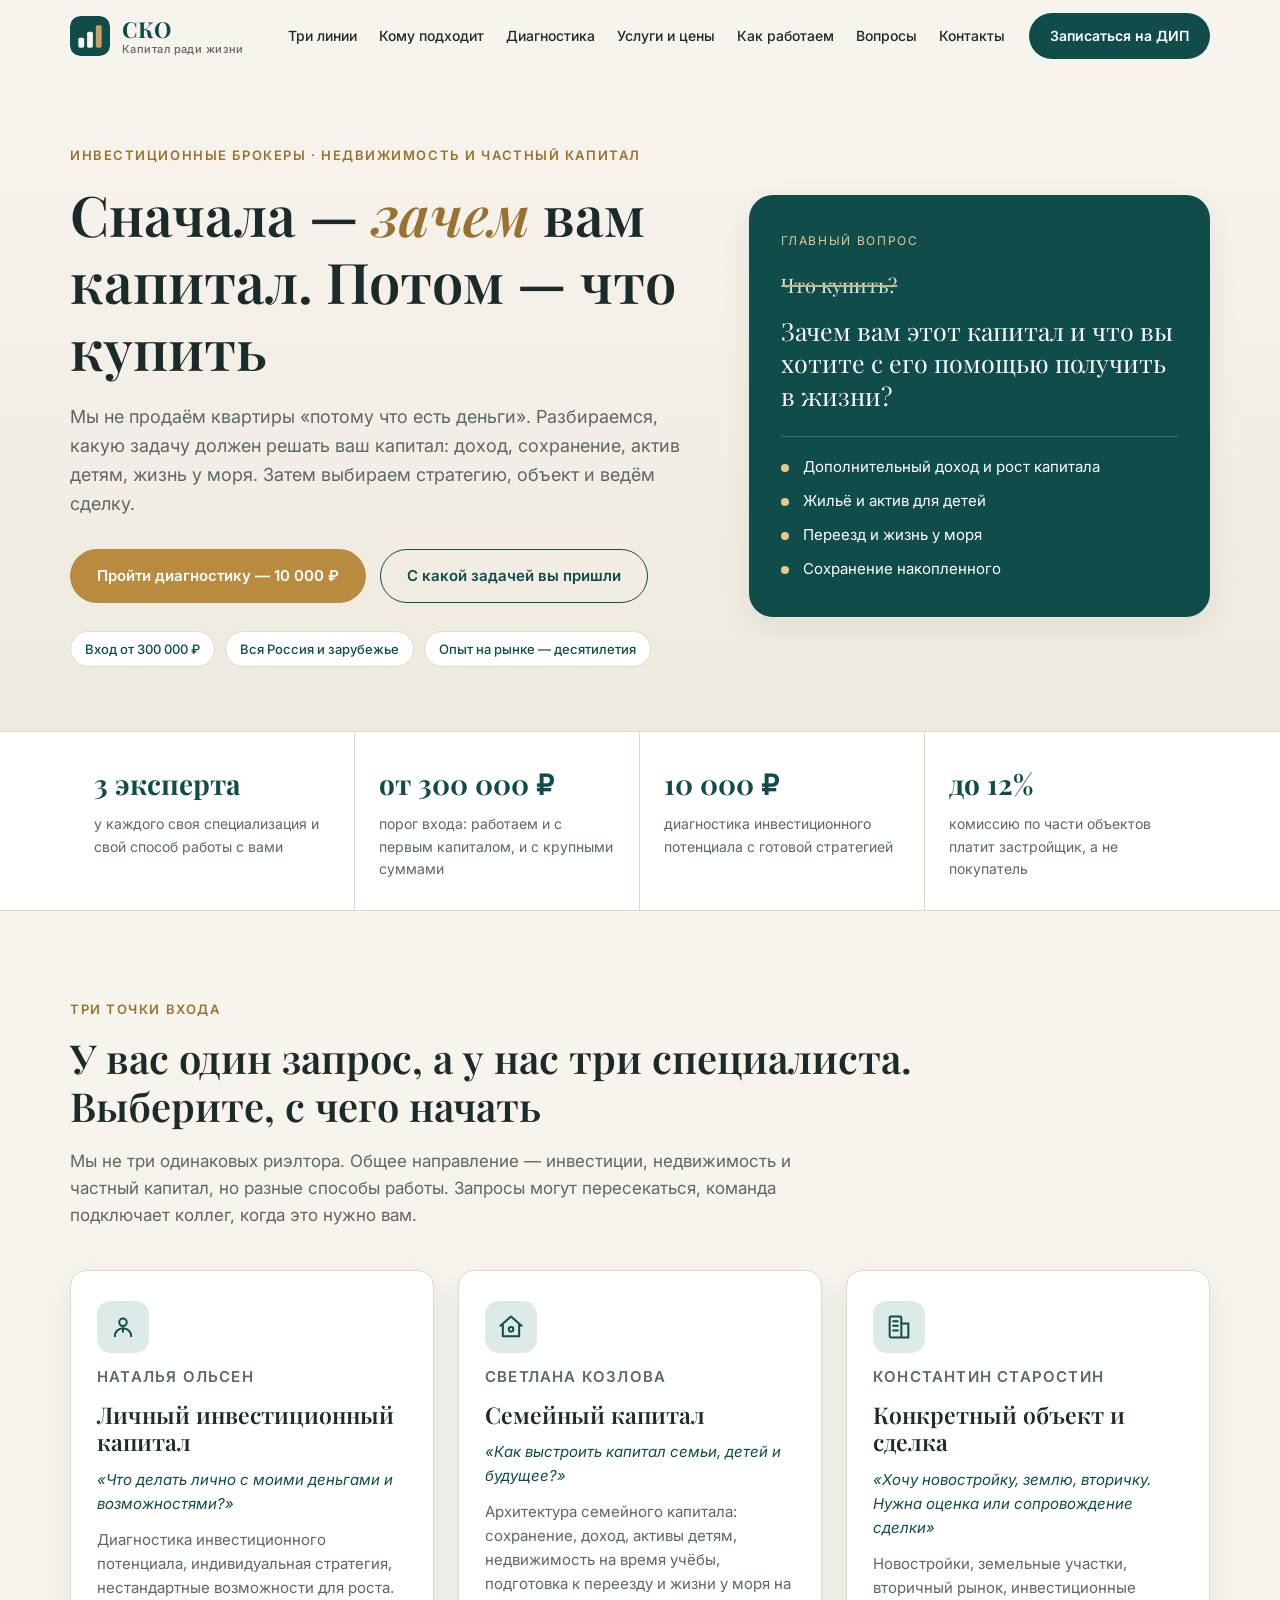
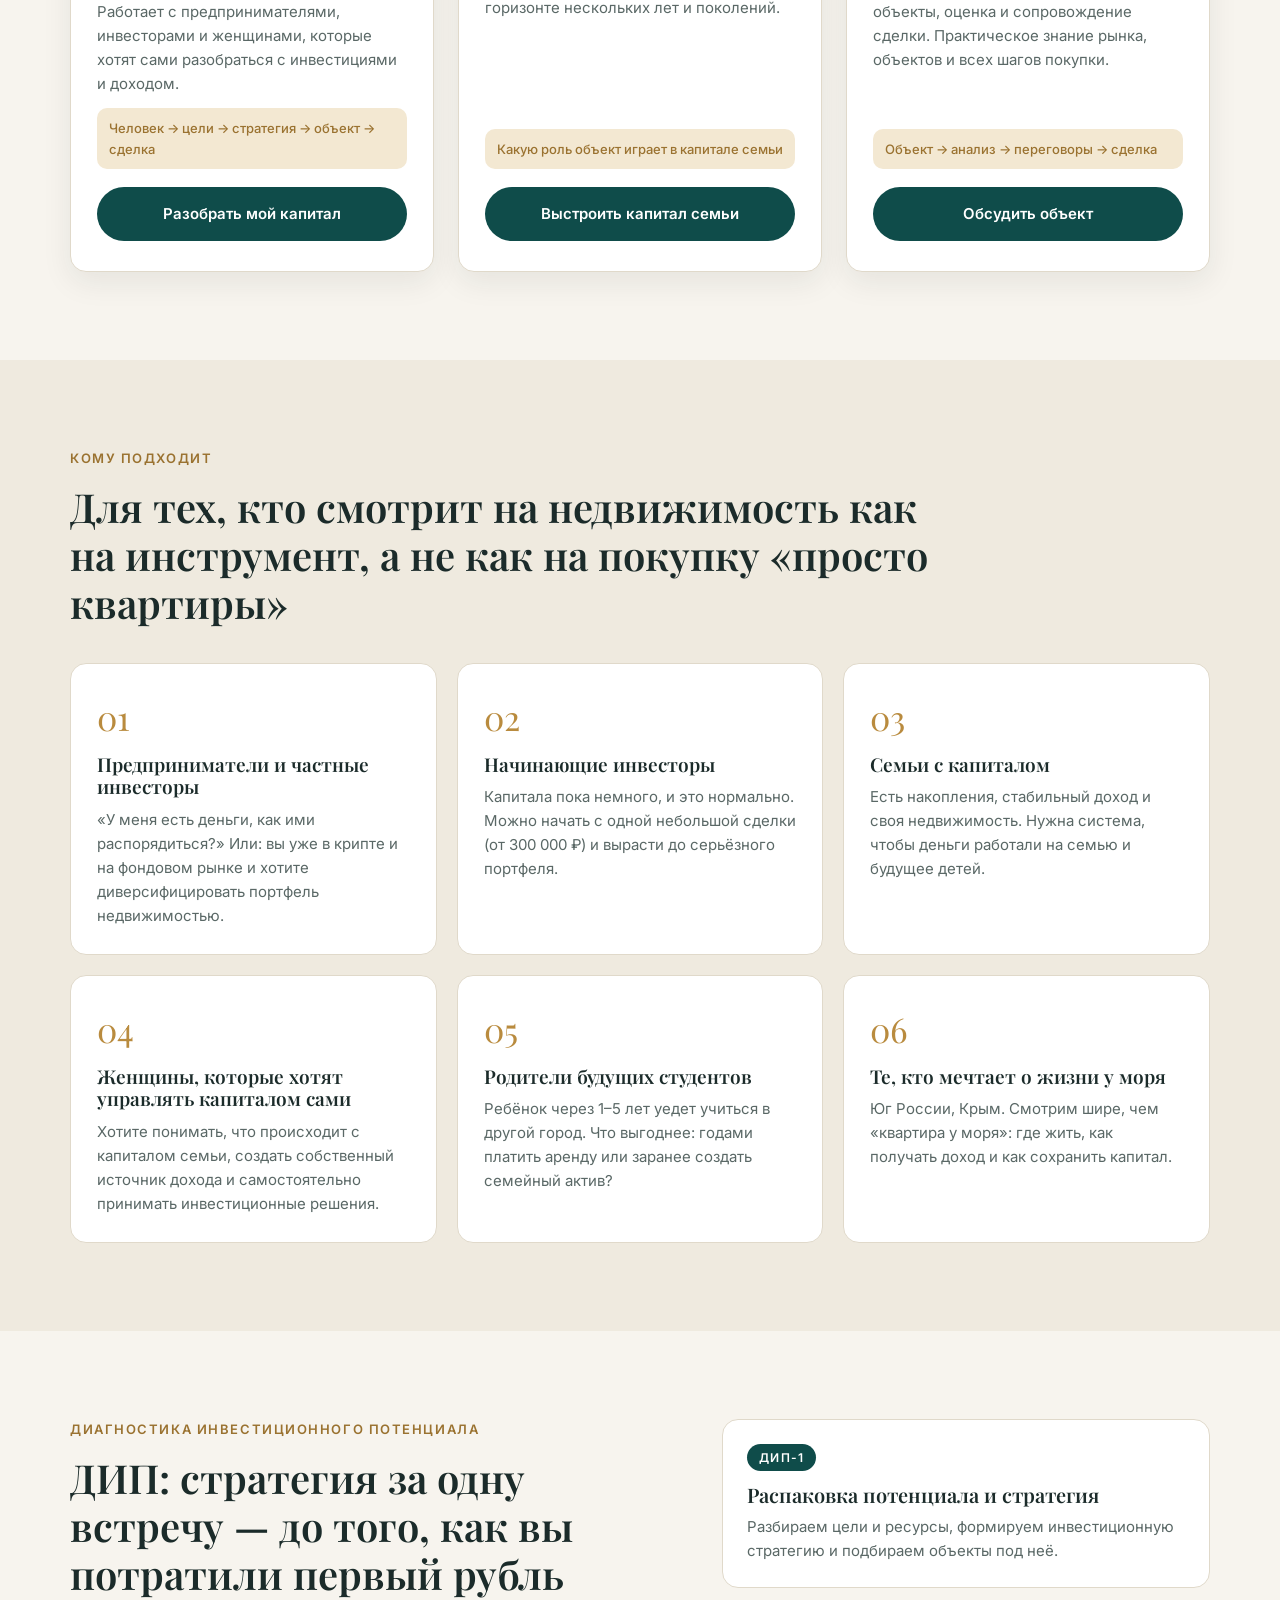
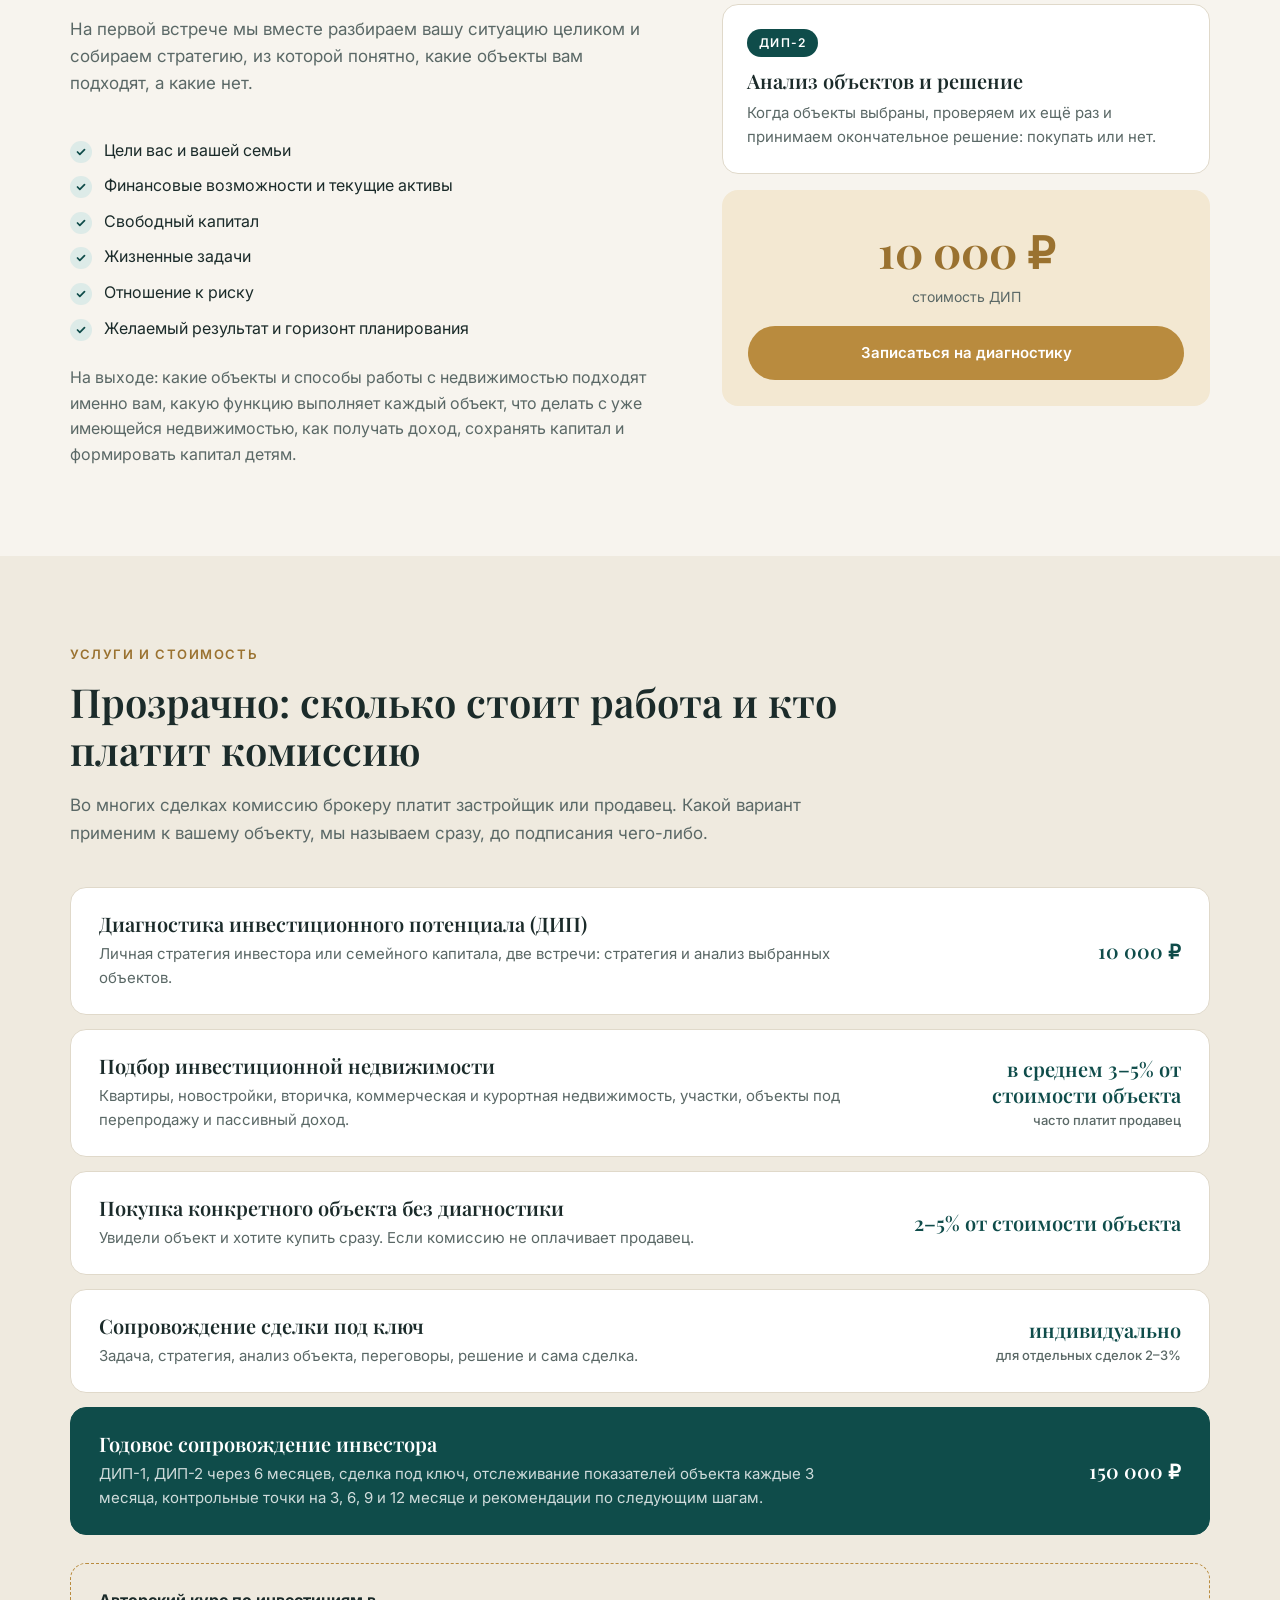
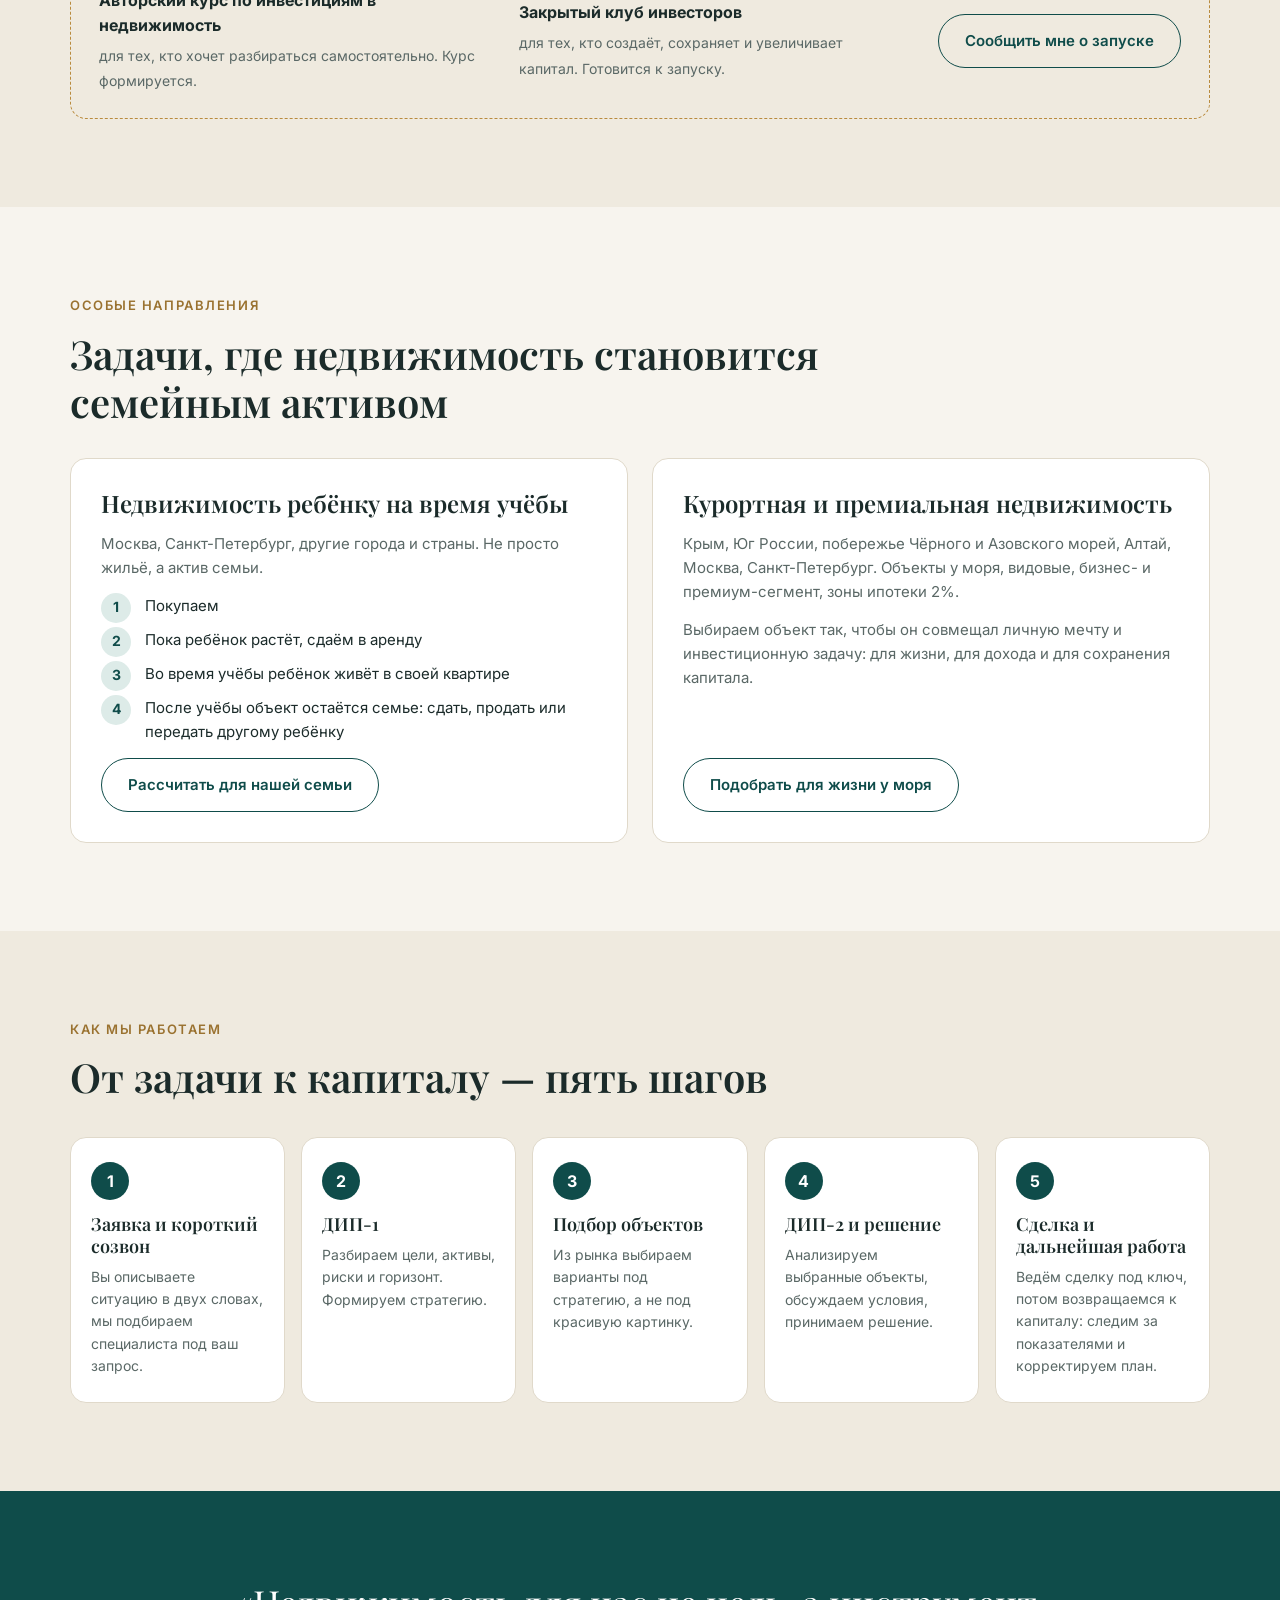
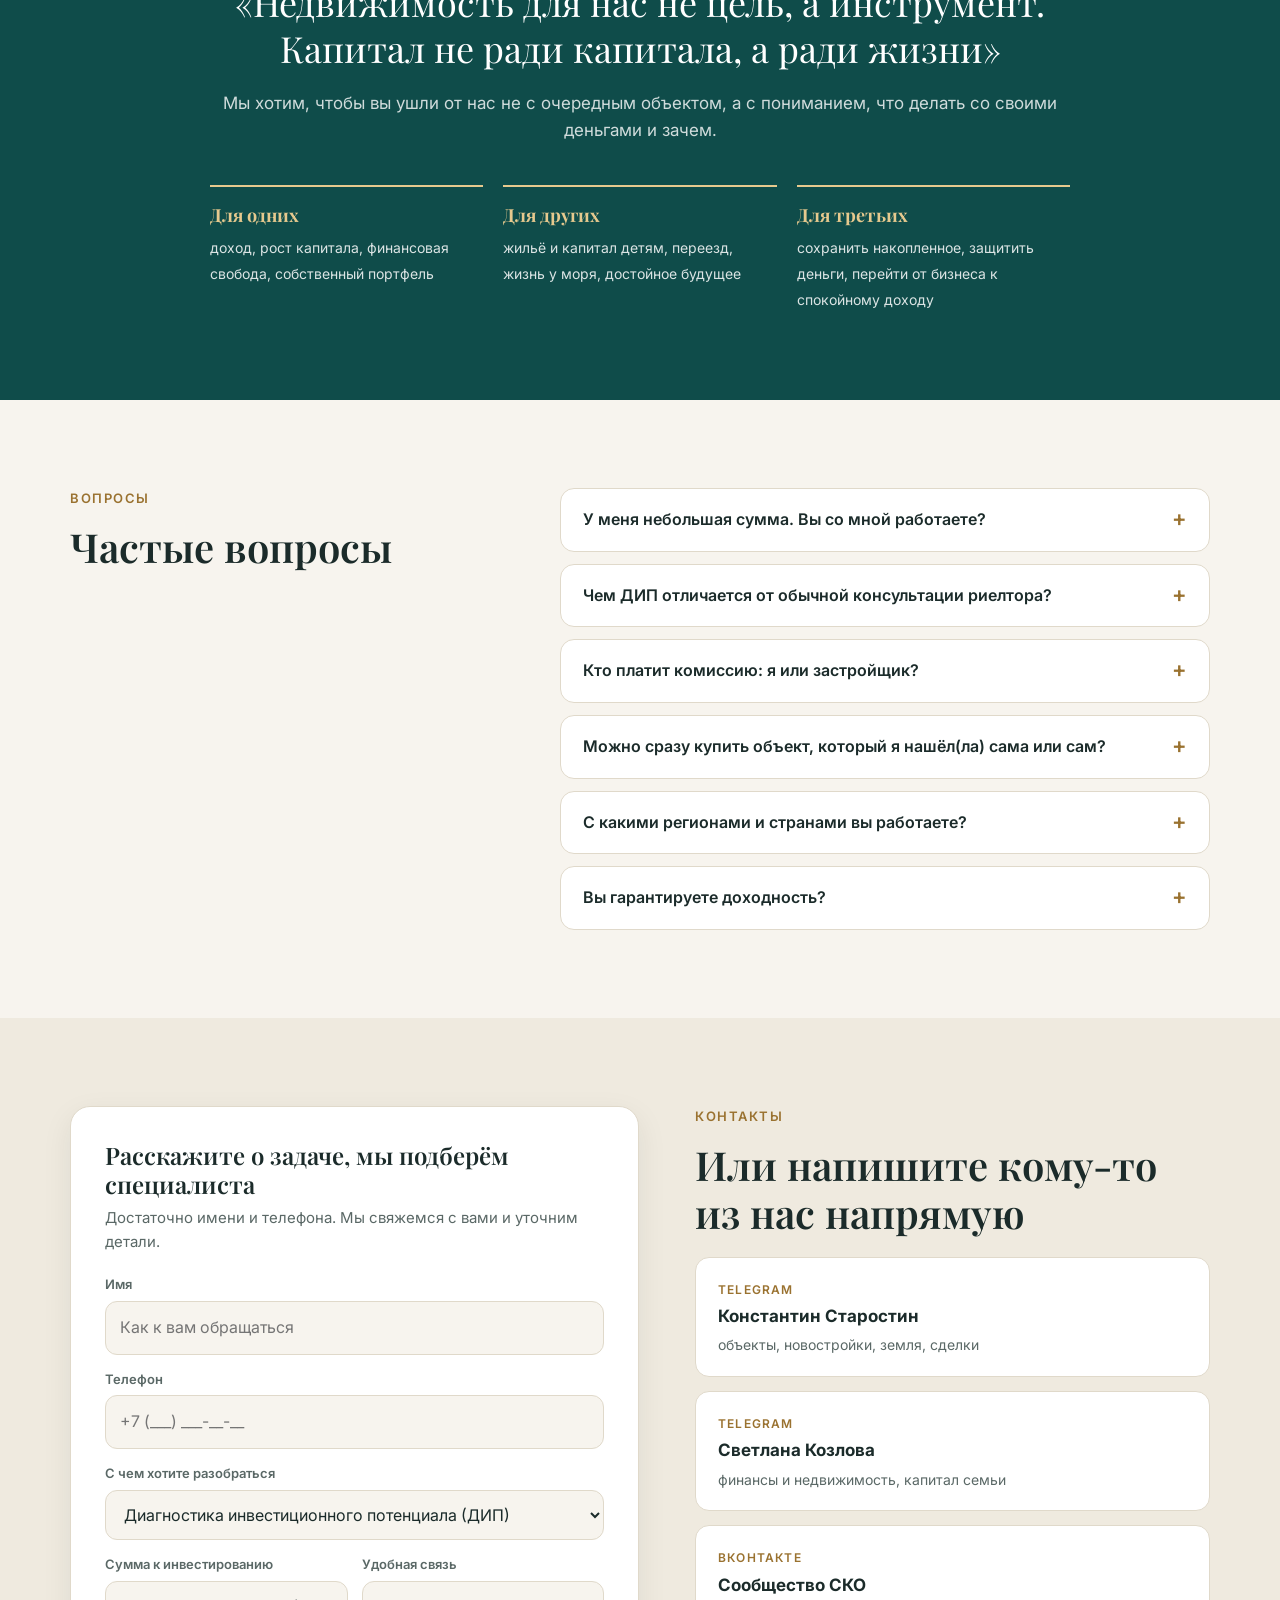
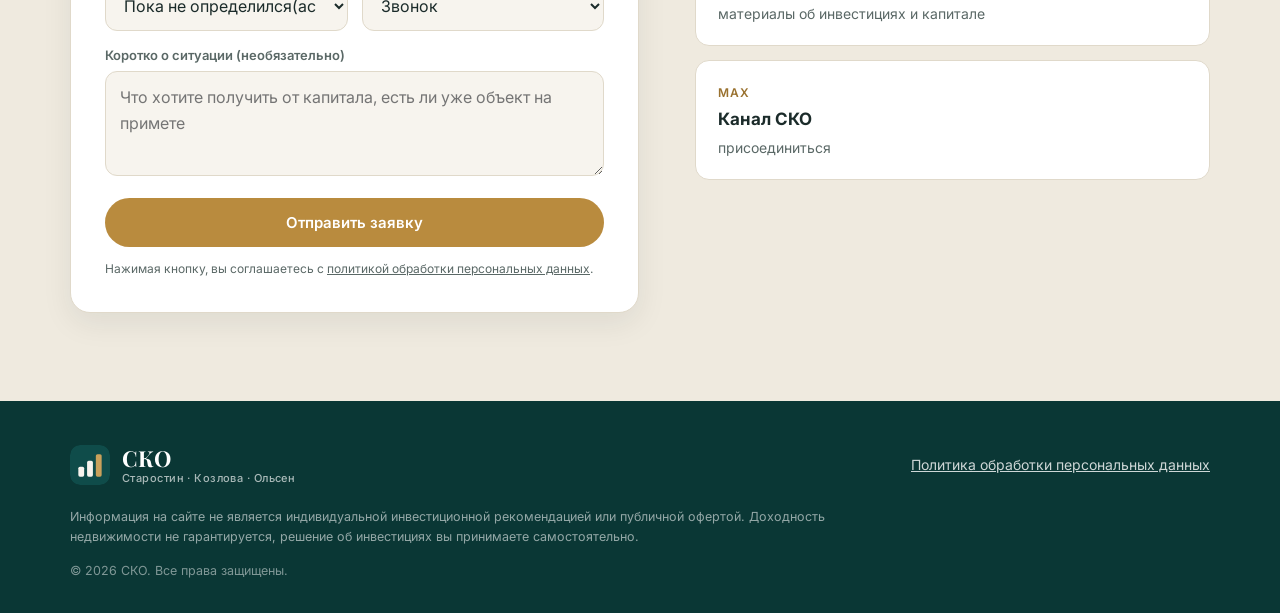
<file: index.html>
<!DOCTYPE html>
<html lang="ru">
<head>
<meta charset="UTF-8">
<meta name="viewport" content="width=device-width, initial-scale=1.0">
<title>СКО — инвестиционные брокеры: капитал и недвижимость под вашу жизненную задачу</title>
<meta name="description" content="СКО — команда инвестиционных брокеров по недвижимости. Сначала разбираем, зачем вам капитал и что вы хотите с ним получить, потом подбираем стратегию и объект. Диагностика инвестиционного потенциала — 10 000 ₽.">
<link rel="icon" href="img/favicon.svg" type="image/svg+xml">
<link rel="preconnect" href="https://fonts.googleapis.com">
<link rel="preconnect" href="https://fonts.gstatic.com" crossorigin>
<link href="https://fonts.googleapis.com/css2?family=Inter:wght@400;500;600;700&family=Playfair+Display:wght@500;600;700&display=swap" rel="stylesheet">
<link rel="stylesheet" href="styles.css">
</head>
<body>

<header class="header" id="header">
  <div class="header__inner">
    <a href="#top" class="logo" aria-label="СКО">
      <img class="logo__mark" src="img/logo.svg" alt="" width="40" height="40">
      <span class="logo__text">СКО<small>Капитал ради жизни</small></span>
    </a>
    <nav class="nav" id="nav">
      <a href="#lines">Три линии</a>
      <a href="#audience">Кому подходит</a>
      <a href="#dip">Диагностика</a>
      <a href="#services">Услуги и цены</a>
      <a href="#process">Как работаем</a>
      <a href="#faq">Вопросы</a>
      <a href="#contact">Контакты</a>
    </nav>
    <div class="header__right">
      <a href="#contact" class="btn btn--primary">Записаться на ДИП</a>
      <button class="burger" id="burger" aria-label="Меню"><span></span></button>
    </div>
  </div>
</header>

<main id="top">

<!-- HERO -->
<section class="hero">
  <div class="container hero__grid">
    <div>
      <p class="section-tag">Инвестиционные брокеры · недвижимость и частный капитал</p>
      <h1>Сначала — <em>зачем</em> вам капитал. Потом — что купить</h1>
      <p class="hero__lead">Мы не продаём квартиры «потому что есть деньги». Разбираемся, какую задачу должен решать ваш капитал: доход, сохранение, актив детям, жизнь у моря. Затем выбираем стратегию, объект и ведём сделку.</p>
      <div class="hero__cta">
        <a href="#contact" class="btn btn--gold" data-topic="Диагностика инвестиционного потенциала (ДИП)">Пройти диагностику — 10 000 ₽</a>
        <a href="#lines" class="btn btn--outline">С какой задачей вы пришли</a>
      </div>
      <div class="hero__chips">
        <span class="chip">Вход от 300 000 ₽</span>
        <span class="chip">Вся Россия и зарубежье</span>
        <span class="chip">Опыт на рынке — десятилетия</span>
      </div>
    </div>
    <aside class="hero__card">
      <p class="hero__card-tag">Главный вопрос</p>
      <p class="hero__q"><span class="strike">Что купить?</span></p>
      <p class="hero__q hero__q--main">Зачем вам этот капитал и что вы хотите с его помощью получить в жизни?</p>
      <ul class="hero__list">
        <li>Дополнительный доход и рост капитала</li>
        <li>Жильё и актив для детей</li>
        <li>Переезд и жизнь у моря</li>
        <li>Сохранение накопленного</li>
      </ul>
    </aside>
  </div>
</section>

<!-- STATS -->
<section class="stats">
  <div class="container">
    <div class="stats__row">
      <div class="stat"><b>3 эксперта</b><span>у каждого своя специализация и свой способ работы с вами</span></div>
      <div class="stat"><b>от 300 000 ₽</b><span>порог входа: работаем и с первым капиталом, и с крупными суммами</span></div>
      <div class="stat"><b>10 000 ₽</b><span>диагностика инвестиционного потенциала с готовой стратегией</span></div>
      <div class="stat"><b>до 12%</b><span>комиссию по части объектов платит застройщик, а не покупатель</span></div>
    </div>
  </div>
</section>

<!-- THREE LINES -->
<section id="lines">
  <div class="container">
    <p class="section-tag">Три точки входа</p>
    <h2 class="section-title">У вас один запрос, а у нас три специалиста. Выберите, с чего начать</h2>
    <p class="section-lead">Мы не три одинаковых риэлтора. Общее направление — инвестиции, недвижимость и частный капитал, но разные способы работы. Запросы могут пересекаться, команда подключает коллег, когда это нужно вам.</p>
    <div class="lines-grid">
      <article class="line">
        <div class="line__icon"><svg viewBox="0 0 24 24" fill="none" stroke="currentColor" stroke-width="1.7" stroke-linecap="round" stroke-linejoin="round"><circle cx="12" cy="8" r="3.2"/><path d="M5 20c0-3.9 3.1-7 7-7s7 3.1 7 7"/><path d="M12 13v3"/></svg></div>
        <p class="line__who">Наталья Ольсен</p>
        <h3>Личный инвестиционный капитал</h3>
        <p class="line__q">«Что делать лично с моими деньгами и возможностями?»</p>
        <p>Диагностика инвестиционного потенциала, индивидуальная стратегия, нестандартные возможности для роста. Работает с предпринимателями, инвесторами и женщинами, которые хотят сами разобраться с инвестициями и доходом.</p>
        <p class="line__path">Человек → цели → стратегия → объект → сделка</p>
        <a href="#contact" class="btn btn--primary btn--block" data-topic="Личная стратегия капитала (Наталья Ольсен)">Разобрать мой капитал</a>
      </article>
      <article class="line">
        <div class="line__icon"><svg viewBox="0 0 24 24" fill="none" stroke="currentColor" stroke-width="1.7" stroke-linecap="round" stroke-linejoin="round"><path d="M3 11l9-8 9 8"/><path d="M5 10v10h14V10"/><circle cx="12" cy="14" r="2"/></svg></div>
        <p class="line__who">Светлана Козлова</p>
        <h3>Семейный капитал</h3>
        <p class="line__q">«Как выстроить капитал семьи, детей и будущее?»</p>
        <p>Архитектура семейного капитала: сохранение, доход, активы детям, недвижимость на время учёбы, подготовка к переезду и жизни у моря на горизонте нескольких лет и поколений.</p>
        <p class="line__path">Какую роль объект играет в капитале семьи</p>
        <a href="#contact" class="btn btn--primary btn--block" data-topic="Семейный капитал (Светлана Козлова)">Выстроить капитал семьи</a>
      </article>
      <article class="line">
        <div class="line__icon"><svg viewBox="0 0 24 24" fill="none" stroke="currentColor" stroke-width="1.7" stroke-linecap="round" stroke-linejoin="round"><rect x="4" y="3" width="10" height="18" rx="1"/><path d="M14 9h6v12h-6"/><path d="M7 7h4M7 11h4M7 15h4"/></svg></div>
        <p class="line__who">Константин Старостин</p>
        <h3>Конкретный объект и сделка</h3>
        <p class="line__q">«Хочу новостройку, землю, вторичку. Нужна оценка или сопровождение сделки»</p>
        <p>Новостройки, земельные участки, вторичный рынок, инвестиционные объекты, оценка и сопровождение сделки. Практическое знание рынка, объектов и всех шагов покупки.</p>
        <p class="line__path">Объект → анализ → переговоры → сделка</p>
        <a href="#contact" class="btn btn--primary btn--block" data-topic="Подбор объекта и сделка (Константин Старостин)">Обсудить объект</a>
      </article>
    </div>
  </div>
</section>

<!-- AUDIENCE -->
<section id="audience" class="alt">
  <div class="container">
    <p class="section-tag">Кому подходит</p>
    <h2 class="section-title">Для тех, кто смотрит на недвижимость как на инструмент, а не как на покупку «просто квартиры»</h2>
    <div class="seg-grid">
      <div class="seg">
        <span class="seg__n">01</span>
        <h3>Предприниматели и частные инвесторы</h3>
        <p>«У меня есть деньги, как ими распорядиться?» Или: вы уже в крипте и на фондовом рынке и хотите диверсифицировать портфель недвижимостью.</p>
      </div>
      <div class="seg">
        <span class="seg__n">02</span>
        <h3>Начинающие инвесторы</h3>
        <p>Капитала пока немного, и это нормально. Можно начать с одной небольшой сделки (от 300 000 ₽) и вырасти до серьёзного портфеля.</p>
      </div>
      <div class="seg">
        <span class="seg__n">03</span>
        <h3>Семьи с капиталом</h3>
        <p>Есть накопления, стабильный доход и своя недвижимость. Нужна система, чтобы деньги работали на семью и будущее детей.</p>
      </div>
      <div class="seg">
        <span class="seg__n">04</span>
        <h3>Женщины, которые хотят управлять капиталом сами</h3>
        <p>Хотите понимать, что происходит с капиталом семьи, создать собственный источник дохода и самостоятельно принимать инвестиционные решения.</p>
      </div>
      <div class="seg">
        <span class="seg__n">05</span>
        <h3>Родители будущих студентов</h3>
        <p>Ребёнок через 1–5 лет уедет учиться в другой город. Что выгоднее: годами платить аренду или заранее создать семейный актив?</p>
      </div>
      <div class="seg">
        <span class="seg__n">06</span>
        <h3>Те, кто мечтает о жизни у моря</h3>
        <p>Юг России, Крым. Смотрим шире, чем «квартира у моря»: где жить, как получать доход и как сохранить капитал.</p>
      </div>
    </div>
  </div>
</section>

<!-- DIP -->
<section id="dip">
  <div class="container dip__grid">
    <div>
      <p class="section-tag">Диагностика инвестиционного потенциала</p>
      <h2 class="section-title">ДИП: стратегия за одну встречу — до того, как вы потратили первый рубль</h2>
      <p class="section-lead">На первой встрече мы вместе разбираем вашу ситуацию целиком и собираем стратегию, из которой понятно, какие объекты вам подходят, а какие нет.</p>
      <ul class="check-list">
        <li>Цели вас и вашей семьи</li>
        <li>Финансовые возможности и текущие активы</li>
        <li>Свободный капитал</li>
        <li>Жизненные задачи</li>
        <li>Отношение к риску</li>
        <li>Желаемый результат и горизонт планирования</li>
      </ul>
      <p class="muted">На выходе: какие объекты и способы работы с недвижимостью подходят именно вам, какую функцию выполняет каждый объект, что делать с уже имеющейся недвижимостью, как получать доход, сохранять капитал и формировать капитал детям.</p>
    </div>
    <div class="dip__side">
      <div class="dip__box">
        <p class="dip__tag">ДИП-1</p>
        <h3>Распаковка потенциала и стратегия</h3>
        <p>Разбираем цели и ресурсы, формируем инвестиционную стратегию и подбираем объекты под неё.</p>
      </div>
      <div class="dip__box">
        <p class="dip__tag">ДИП-2</p>
        <h3>Анализ объектов и решение</h3>
        <p>Когда объекты выбраны, проверяем их ещё раз и принимаем окончательное решение: покупать или нет.</p>
      </div>
      <div class="dip__price">
        <b>10 000 ₽</b>
        <span>стоимость ДИП</span>
        <a href="#contact" class="btn btn--gold btn--block" data-topic="Диагностика инвестиционного потенциала (ДИП)">Записаться на диагностику</a>
      </div>
    </div>
  </div>
</section>

<!-- SERVICES -->
<section id="services" class="alt">
  <div class="container">
    <p class="section-tag">Услуги и стоимость</p>
    <h2 class="section-title">Прозрачно: сколько стоит работа и кто платит комиссию</h2>
    <p class="section-lead">Во многих сделках комиссию брокеру платит застройщик или продавец. Какой вариант применим к вашему объекту, мы называем сразу, до подписания чего-либо.</p>
    <div class="price-table">
      <div class="price-row">
        <div><h3>Диагностика инвестиционного потенциала (ДИП)</h3><p>Личная стратегия инвестора или семейного капитала, две встречи: стратегия и анализ выбранных объектов.</p></div>
        <div class="price-val">10 000 ₽</div>
      </div>
      <div class="price-row">
        <div><h3>Подбор инвестиционной недвижимости</h3><p>Квартиры, новостройки, вторичка, коммерческая и курортная недвижимость, участки, объекты под перепродажу и пассивный доход.</p></div>
        <div class="price-val">в среднем 3–5% от стоимости объекта<small>часто платит продавец</small></div>
      </div>
      <div class="price-row">
        <div><h3>Покупка конкретного объекта без диагностики</h3><p>Увидели объект и хотите купить сразу. Если комиссию не оплачивает продавец.</p></div>
        <div class="price-val">2–5% от стоимости объекта</div>
      </div>
      <div class="price-row">
        <div><h3>Сопровождение сделки под ключ</h3><p>Задача, стратегия, анализ объекта, переговоры, решение и сама сделка.</p></div>
        <div class="price-val">индивидуально<small>для отдельных сделок 2–3%</small></div>
      </div>
      <div class="price-row price-row--accent">
        <div><h3>Годовое сопровождение инвестора</h3><p>ДИП-1, ДИП-2 через 6 месяцев, сделка под ключ, отслеживание показателей объекта каждые 3 месяца, контрольные точки на 3, 6, 9 и 12 месяце и рекомендации по следующим шагам.</p></div>
        <div class="price-val">150 000 ₽</div>
      </div>
    </div>
    <div class="soon">
      <div><b>Авторский курс по инвестициям в недвижимость</b><span>для тех, кто хочет разбираться самостоятельно. Курс формируется.</span></div>
      <div><b>Закрытый клуб инвесторов</b><span>для тех, кто создаёт, сохраняет и увеличивает капитал. Готовится к запуску.</span></div>
      <a href="#contact" class="btn btn--outline" data-topic="Курс / клуб инвесторов — хочу узнать о запуске">Сообщить мне о запуске</a>
    </div>
  </div>
</section>

<!-- DIRECTIONS -->
<section id="directions">
  <div class="container">
    <p class="section-tag">Особые направления</p>
    <h2 class="section-title">Задачи, где недвижимость становится семейным активом</h2>
    <div class="dir-grid">
      <article class="dir">
        <h3>Недвижимость ребёнку на время учёбы</h3>
        <p>Москва, Санкт-Петербург, другие города и страны. Не просто жильё, а актив семьи.</p>
        <ol class="chain">
          <li>Покупаем</li>
          <li>Пока ребёнок растёт, сдаём в аренду</li>
          <li>Во время учёбы ребёнок живёт в своей квартире</li>
          <li>После учёбы объект остаётся семье: сдать, продать или передать другому ребёнку</li>
        </ol>
        <a href="#contact" class="btn btn--outline" data-topic="Недвижимость для ребёнка на период обучения">Рассчитать для нашей семьи</a>
      </article>
      <article class="dir">
        <h3>Курортная и премиальная недвижимость</h3>
        <p>Крым, Юг России, побережье Чёрного и Азовского морей, Алтай, Москва, Санкт-Петербург. Объекты у моря, видовые, бизнес- и премиум-сегмент, зоны ипотеки 2%.</p>
        <p>Выбираем объект так, чтобы он совмещал личную мечту и инвестиционную задачу: для жизни, для дохода и для сохранения капитала.</p>
        <a href="#contact" class="btn btn--outline" data-topic="Курортная / премиальная недвижимость">Подобрать для жизни у моря</a>
      </article>
    </div>
  </div>
</section>

<!-- PROCESS -->
<section id="process" class="alt">
  <div class="container">
    <p class="section-tag">Как мы работаем</p>
    <h2 class="section-title">От задачи к капиталу — пять шагов</h2>
    <div class="steps">
      <div class="step"><span class="step__n">1</span><h3>Заявка и короткий созвон</h3><p>Вы описываете ситуацию в двух словах, мы подбираем специалиста под ваш запрос.</p></div>
      <div class="step"><span class="step__n">2</span><h3>ДИП-1</h3><p>Разбираем цели, активы, риски и горизонт. Формируем стратегию.</p></div>
      <div class="step"><span class="step__n">3</span><h3>Подбор объектов</h3><p>Из рынка выбираем варианты под стратегию, а не под красивую картинку.</p></div>
      <div class="step"><span class="step__n">4</span><h3>ДИП-2 и решение</h3><p>Анализируем выбранные объекты, обсуждаем условия, принимаем решение.</p></div>
      <div class="step"><span class="step__n">5</span><h3>Сделка и дальнейшая работа</h3><p>Ведём сделку под ключ, потом возвращаемся к капиталу: следим за показателями и корректируем план.</p></div>
    </div>
  </div>
</section>

<!-- DIFFERENCE -->
<section class="quote">
  <div class="container quote__inner">
    <p class="quote__big">«Недвижимость для нас не цель, а инструмент. Капитал не ради капитала, а ради жизни»</p>
    <p class="quote__small">Мы хотим, чтобы вы ушли от нас не с очередным объектом, а с пониманием, что делать со своими деньгами и зачем.</p>
    <div class="quote__cols">
      <div><b>Для одних</b><span>доход, рост капитала, финансовая свобода, собственный портфель</span></div>
      <div><b>Для других</b><span>жильё и капитал детям, переезд, жизнь у моря, достойное будущее</span></div>
      <div><b>Для третьих</b><span>сохранить накопленное, защитить деньги, перейти от бизнеса к спокойному доходу</span></div>
    </div>
  </div>
</section>

<!-- FAQ -->
<section id="faq">
  <div class="container faq__wrap">
    <div>
      <p class="section-tag">Вопросы</p>
      <h2 class="section-title">Частые вопросы</h2>
    </div>
    <div class="faq">
      <details class="faq__item"><summary>У меня небольшая сумма. Вы со мной работаете?</summary><p>Да. Начинающие инвесторы для нас не менее важны, чем крупные. Вход возможен от 300 000 ₽. Можно начать с одной небольшой сделки и вернуться за следующими, когда капитал вырастет.</p></details>
      <details class="faq__item"><summary>Чем ДИП отличается от обычной консультации риелтора?</summary><p>Обычная консультация начинается с объекта. ДИП начинается с вас: целей, активов, отношения к риску и горизонта. Объекты появляются только после стратегии, и на ДИП-2 мы ещё раз проверяем выбранный вариант.</p></details>
      <details class="faq__item"><summary>Кто платит комиссию: я или застройщик?</summary><p>По-разному. Часть застройщиков и продавцов сами платят комиссию брокеру (от 1% до 12% в зависимости от объекта). Если комиссию не платит продавец, она составляет 2–5% от стоимости объекта. Мы говорим об этом заранее.</p></details>
      <details class="faq__item"><summary>Можно сразу купить объект, который я нашёл(ла) сама или сам?</summary><p>Можно. Если вы уже выбрали объект, мы проанализируем его и сопроводим сделку без диагностики. Но если хотите убедиться, что объект подходит под вашу задачу, лучше пройти ДИП.</p></details>
      <details class="faq__item"><summary>С какими регионами и странами вы работаете?</summary><p>По всей России и за рубежом: Москва, Санкт-Петербург, Крым, Черноморское и Азовское побережья, Алтай и другие регионы.</p></details>
      <details class="faq__item"><summary>Вы гарантируете доходность?</summary><p>Нет, и никто не вправе. Мы честно показываем сценарии, риски и ограничения каждого объекта, а решение остаётся за вами.</p></details>
    </div>
  </div>
</section>

<!-- CONTACT -->
<section id="contact" class="alt">
  <div class="container contact__grid">
    <form class="form leadForm" id="leadForm" novalidate>
      <h3>Расскажите о задаче, мы подберём специалиста</h3>
      <p class="form__sub">Достаточно имени и телефона. Мы свяжемся с вами и уточним детали.</p>
      <input type="text" name="_gotcha" style="display:none" tabindex="-1" autocomplete="off">
      <div class="field"><label for="f-name">Имя</label><input id="f-name" type="text" name="name" placeholder="Как к вам обращаться" required></div>
      <div class="field"><label for="f-phone">Телефон</label><input id="f-phone" type="tel" name="phone" placeholder="+7 (___) ___-__-__" required></div>
      <div class="field"><label for="f-topic">С чем хотите разобраться</label>
        <select id="f-topic" name="topic">
          <option>Диагностика инвестиционного потенциала (ДИП)</option>
          <option>Личная стратегия капитала (Наталья Ольсен)</option>
          <option>Семейный капитал (Светлана Козлова)</option>
          <option>Подбор объекта и сделка (Константин Старостин)</option>
          <option>Недвижимость для ребёнка на период обучения</option>
          <option>Курортная / премиальная недвижимость</option>
          <option>Курс / клуб инвесторов — хочу узнать о запуске</option>
          <option>Пока не знаю, нужна консультация</option>
        </select>
      </div>
      <div class="field-row">
        <div class="field"><label for="f-capital">Сумма к инвестированию</label>
          <select id="f-capital" name="budget">
            <option>300 тыс. – 5 млн ₽</option>
            <option>5 – 20 млн ₽</option>
            <option>от 20 млн ₽</option>
            <option selected>Пока не определился(ась)</option>
          </select>
        </div>
        <div class="field"><label for="f-way">Удобная связь</label>
          <select id="f-way" name="contact_way">
            <option>Звонок</option>
            <option>Telegram</option>
            <option>WhatsApp</option>
            <option>MAX</option>
          </select>
        </div>
      </div>
      <div class="field"><label for="f-comment">Коротко о ситуации (необязательно)</label><textarea id="f-comment" name="comment" rows="3" placeholder="Что хотите получить от капитала, есть ли уже объект на примете"></textarea></div>
      <button type="submit" class="btn btn--gold btn--block">Отправить заявку</button>
      <p class="form__agree">Нажимая кнопку, вы соглашаетесь с <a href="privacy.html" target="_blank">политикой обработки персональных данных</a>.</p>
    </form>
    <div>
      <p class="section-tag">Контакты</p>
      <h2 class="section-title">Или напишите кому-то из нас напрямую</h2>
      <div class="contact-list">
        <a class="contact-card" href="https://t.me/Konstantin_Invest_Brocker" target="_blank" rel="noopener"><span class="contact-card__k">Telegram</span><b>Константин Старостин</b><small>объекты, новостройки, земля, сделки</small></a>
        <a class="contact-card" href="https://t.me/KozlovaFinanceRealEstate" target="_blank" rel="noopener"><span class="contact-card__k">Telegram</span><b>Светлана Козлова</b><small>финансы и недвижимость, капитал семьи</small></a>
        <a class="contact-card" href="https://m.vk.ru/clubinvestrealstar" target="_blank" rel="noopener"><span class="contact-card__k">ВКонтакте</span><b>Сообщество СКО</b><small>материалы об инвестициях и капитале</small></a>
        <a class="contact-card" href="https://max.ru/join/BjrsWxf1_EqudhQVNeQaz8CYjqvgTwH0CsSreI8oe6E" target="_blank" rel="noopener"><span class="contact-card__k">MAX</span><b>Канал СКО</b><small>присоединиться</small></a>
      </div>
    </div>
  </div>
</section>

</main>

<footer class="footer">
  <div class="container">
    <div class="footer__row">
      <a href="#top" class="logo logo--footer"><img class="logo__mark" src="img/logo.svg" alt="" width="36" height="36"><span class="logo__text">СКО<small>Старостин · Козлова · Ольсен</small></span></a>
      <div class="footer__links"><a href="privacy.html">Политика обработки персональных данных</a></div>
    </div>
    <p class="footer__note">Информация на сайте не является индивидуальной инвестиционной рекомендацией или публичной офертой. Доходность недвижимости не гарантируется, решение об инвестициях вы принимаете самостоятельно.</p>
    <p class="footer__copy">© <span id="year">2026</span> СКО. Все права защищены.</p>
  </div>
</footer>

<script src="script.js"></script>
</body>
</html>
</file>
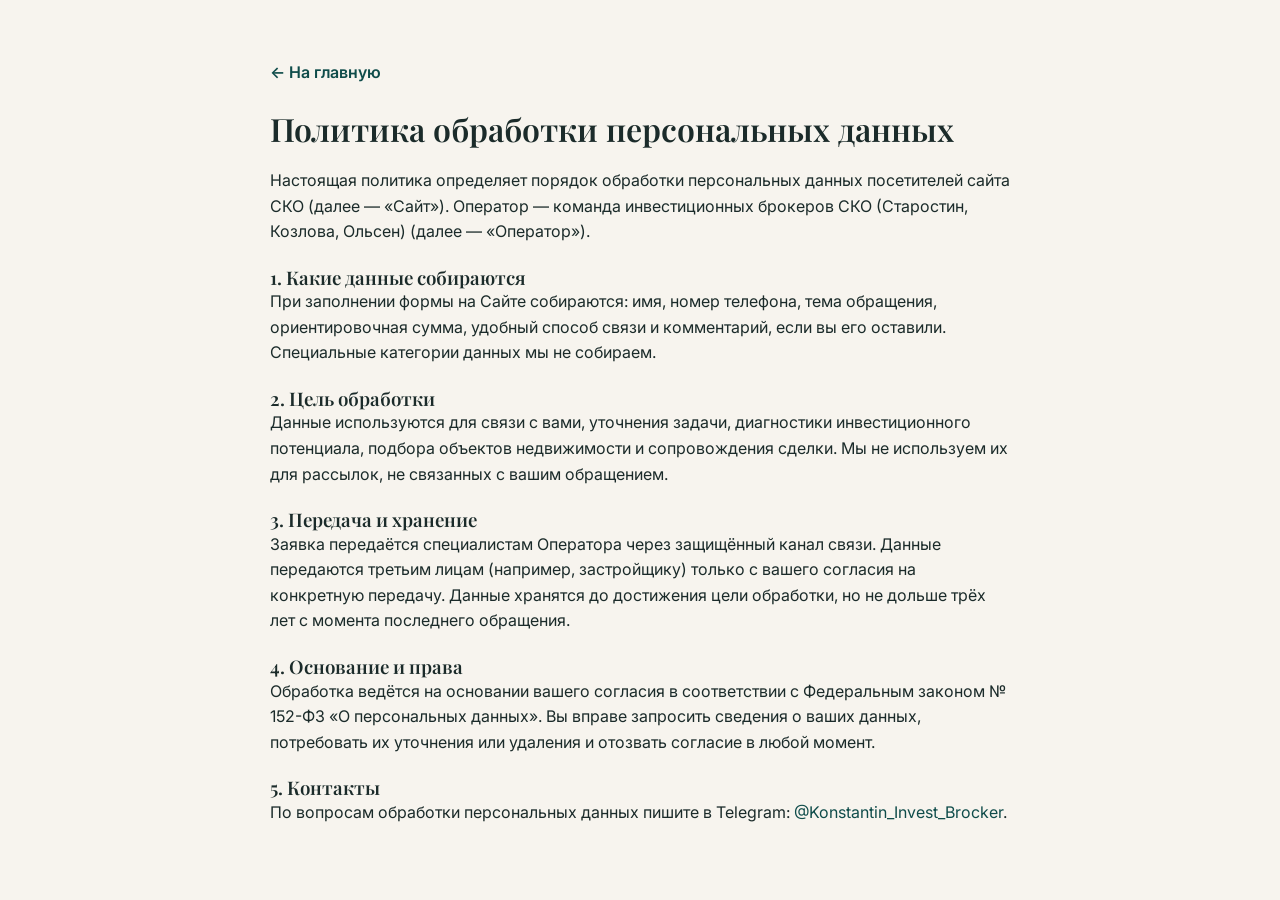
<file: privacy.html>
<!DOCTYPE html>
<html lang="ru">
<head>
<meta charset="UTF-8">
<meta name="viewport" content="width=device-width, initial-scale=1.0">
<title>Политика обработки персональных данных — СКО</title>
<link href="https://fonts.googleapis.com/css2?family=Inter:wght@400;600&family=Playfair+Display:wght@600&display=swap" rel="stylesheet">
<link rel="stylesheet" href="styles.css">
</head>
<body>
<div class="container" style="padding: 60px 20px; max-width: 780px;">
  <a href="index.html" style="color: var(--accent); font-weight: 600;">← На главную</a>
  <h1 style="margin-top: 24px; margin-bottom: 20px; font-size: 32px;">Политика обработки персональных данных</h1>
  <p>Настоящая политика определяет порядок обработки персональных данных посетителей сайта СКО (далее — «Сайт»). Оператор — команда инвестиционных брокеров СКО (Старостин, Козлова, Ольсен) (далее — «Оператор»).</p>
  <h3 style="margin-top:22px">1. Какие данные собираются</h3>
  <p>При заполнении формы на Сайте собираются: имя, номер телефона, тема обращения, ориентировочная сумма, удобный способ связи и комментарий, если вы его оставили. Специальные категории данных мы не собираем.</p>
  <h3 style="margin-top:22px">2. Цель обработки</h3>
  <p>Данные используются для связи с вами, уточнения задачи, диагностики инвестиционного потенциала, подбора объектов недвижимости и сопровождения сделки. Мы не используем их для рассылок, не связанных с вашим обращением.</p>
  <h3 style="margin-top:22px">3. Передача и хранение</h3>
  <p>Заявка передаётся специалистам Оператора через защищённый канал связи. Данные передаются третьим лицам (например, застройщику) только с вашего согласия на конкретную передачу. Данные хранятся до достижения цели обработки, но не дольше трёх лет с момента последнего обращения.</p>
  <h3 style="margin-top:22px">4. Основание и права</h3>
  <p>Обработка ведётся на основании вашего согласия в соответствии с Федеральным законом № 152-ФЗ «О персональных данных». Вы вправе запросить сведения о ваших данных, потребовать их уточнения или удаления и отозвать согласие в любой момент.</p>
  <h3 style="margin-top:22px">5. Контакты</h3>
  <p>По вопросам обработки персональных данных пишите в Telegram: <a href="https://t.me/Konstantin_Invest_Brocker" style="color:var(--accent)">@Konstantin_Invest_Brocker</a>.</p>
</div>
</body>
</html>
</file>
<file: styles.css>
:root{
  --bg:#F7F4EE; --bg-alt:#EFEADF; --card:#FFFFFF;
  --ink:#1B2B2A; --muted:#5A6866; --line:#E0D9CA;
  --accent:#0F4C4A; --accent-dark:#0A3735; --accent-soft:#DDEBE8;
  --gold:#B98B3E; --gold-dark:#9A7230; --gold-soft:#F3E8D2;
  --radius:16px; --shadow:0 10px 30px rgba(27,43,42,.08);
  --f-head:'Playfair Display',Georgia,serif; --f-body:'Inter',system-ui,sans-serif;
}
*{box-sizing:border-box;margin:0;padding:0}
html{scroll-behavior:smooth}
body{font-family:var(--f-body);color:var(--ink);background:var(--bg);line-height:1.6;font-size:16px;-webkit-font-smoothing:antialiased}
img{max-width:100%;display:block}
a{color:inherit;text-decoration:none}
ul,ol{list-style:none}
h1,h2,h3{font-family:var(--f-head);line-height:1.2;font-weight:600}
.container{width:100%;max-width:1180px;margin:0 auto;padding:0 20px}
section{padding:88px 0}
.alt{background:var(--bg-alt)}
.section-tag{font-size:13px;letter-spacing:.12em;text-transform:uppercase;color:var(--gold-dark);font-weight:600;margin-bottom:14px}
.section-title{font-size:clamp(26px,3.4vw,40px);margin-bottom:18px;max-width:860px}
.section-lead{color:var(--muted);max-width:760px;margin-bottom:40px;font-size:17px}
.muted{color:var(--muted)}

/* buttons */
.btn{display:inline-flex;align-items:center;justify-content:center;gap:8px;padding:14px 26px;border-radius:999px;font-weight:600;font-size:15px;border:1.5px solid transparent;cursor:pointer;transition:.2s;text-align:center;font-family:var(--f-body)}
.btn--primary{background:var(--accent);color:#fff}
.btn--primary:hover{background:var(--accent-dark)}
.btn--gold{background:var(--gold);color:#fff}
.btn--gold:hover{background:var(--gold-dark)}
.btn--outline{border-color:var(--accent);color:var(--accent);background:transparent}
.btn--outline:hover{background:var(--accent);color:#fff}
.btn--block{display:flex;width:100%}

/* header */
.header{position:sticky;top:0;z-index:50;background:rgba(247,244,238,.92);backdrop-filter:blur(10px);border-bottom:1px solid transparent;transition:.2s}
.header.scrolled{border-color:var(--line);box-shadow:0 4px 18px rgba(27,43,42,.06)}
.header__inner{display:flex;align-items:center;gap:24px;min-width:0;height:72px;max-width:1180px;margin:0 auto;padding:0 20px}
.logo{display:flex;align-items:center;gap:12px;flex-shrink:0}
.logo__mark{width:40px;height:40px;border-radius:10px}
.logo__text{font-family:var(--f-head);font-size:22px;font-weight:700;line-height:1;display:flex;flex-direction:column;gap:4px;color:var(--accent)}
.logo__text small{font-family:var(--f-body);font-size:11px;font-weight:500;color:var(--muted);letter-spacing:.04em}
.nav{display:flex;gap:22px;margin-left:auto}
.nav a{white-space:nowrap;font-size:14px;font-weight:500;color:var(--ink)}
.nav a:hover{color:var(--gold-dark)}
.header__right{display:flex;align-items:center;gap:14px}
.header__right .btn{padding:11px 20px;font-size:14px;white-space:nowrap}
.burger{display:none;width:42px;height:42px;border:0;background:transparent;cursor:pointer;position:relative}
.burger span,.burger span::before,.burger span::after{content:"";position:absolute;left:10px;right:10px;height:2px;background:var(--ink);transition:.2s}
.burger span{top:20px}.burger span::before{top:-7px;left:0;right:0}.burger span::after{top:7px;left:0;right:0}
.burger.is-open span{background:transparent}
.burger.is-open span::before{top:0;transform:rotate(45deg)}
.burger.is-open span::after{top:0;transform:rotate(-45deg)}

/* hero */
.hero{padding:72px 0 64px;background:linear-gradient(180deg,var(--bg) 0%,var(--bg-alt) 100%)}
.hero__grid{display:grid;grid-template-columns:1.15fr .85fr;gap:56px;align-items:center}
.hero h1{font-size:clamp(32px,4.6vw,56px);margin-bottom:22px}
.hero h1 em{font-style:italic;color:var(--gold-dark)}
.hero__lead{font-size:18px;color:var(--muted);margin-bottom:30px;max-width:620px}
.hero__cta{display:flex;flex-wrap:wrap;gap:14px;margin-bottom:28px}
.hero__chips{display:flex;flex-wrap:wrap;gap:10px}
.chip{background:var(--card);border:1px solid var(--line);border-radius:999px;padding:7px 14px;font-size:13px;color:var(--accent);font-weight:500}
.hero__card{background:var(--accent);color:#fff;border-radius:24px;padding:36px 32px;box-shadow:var(--shadow)}
.hero__card-tag{font-size:12px;letter-spacing:.14em;text-transform:uppercase;color:#E6C98E;margin-bottom:18px}
.hero__q{font-family:var(--f-head);font-size:20px;opacity:.85;margin-bottom:14px}
.strike{text-decoration:line-through;text-decoration-color:#E6C98E}
.hero__q--main{font-size:25px;opacity:1;line-height:1.3;margin-bottom:24px}
.hero__list{border-top:1px solid rgba(255,255,255,.2);padding-top:18px;display:grid;gap:10px}
.hero__list li{padding-left:22px;position:relative;font-size:15px}
.hero__list li::before{content:"";position:absolute;left:0;top:9px;width:8px;height:8px;border-radius:50%;background:#E6C98E}

/* stats */
.stats{padding:0;background:var(--card);border-top:1px solid var(--line);border-bottom:1px solid var(--line)}
.stats__row{display:grid;grid-template-columns:repeat(4,1fr)}
.stat{padding:30px 24px;border-right:1px solid var(--line)}
.stat:last-child{border-right:0}
.stat b{display:block;font-family:var(--f-head);font-size:28px;color:var(--accent);margin-bottom:6px}
.stat span{font-size:14px;color:var(--muted);display:block}

/* three lines */
.lines-grid{display:grid;grid-template-columns:repeat(3,1fr);gap:24px}
.line{background:var(--card);border:1px solid var(--line);border-radius:var(--radius);padding:30px 26px;display:flex;flex-direction:column;gap:12px;box-shadow:var(--shadow)}
.line__icon{width:52px;height:52px;border-radius:14px;background:var(--accent-soft);color:var(--accent);display:grid;place-items:center}
.line__icon svg{width:28px;height:28px}
.line__who{font-size:13px;letter-spacing:.08em;text-transform:uppercase;color:var(--gold-dark);font-weight:600}
.line h3{font-size:23px}
.line__q{font-style:italic;color:var(--accent);font-size:15px}
.line p{font-size:15px;color:var(--muted)}
.line p.line__q{color:var(--accent)}
.line__path{font-size:13px!important;padding:10px 12px;background:var(--gold-soft);border-radius:10px;color:var(--gold-dark)!important;font-weight:500;margin-top:auto}
.line .btn{margin-top:6px}

/* segments */
.seg-grid{display:grid;grid-template-columns:repeat(3,1fr);gap:20px;margin-top:36px}
.seg{background:var(--card);border-radius:var(--radius);padding:26px;border:1px solid var(--line)}
.seg__n{font-family:var(--f-head);font-size:34px;color:var(--gold);display:block;margin-bottom:8px}
.seg h3{font-size:19px;margin-bottom:10px}
.seg p{font-size:15px;color:var(--muted)}

/* DIP */
.dip__grid{display:grid;grid-template-columns:1.1fr .9fr;gap:56px;align-items:start}
.check-list{display:grid;gap:10px;margin:0 0 24px}
.check-list li{padding-left:34px;position:relative;font-size:16px}
.check-list li::before{content:"";position:absolute;left:0;top:3px;width:22px;height:22px;border-radius:50%;background:var(--accent-soft) url("data:image/svg+xml;utf8,<svg xmlns='http://www.w3.org/2000/svg' viewBox='0 0 24 24' fill='none' stroke='%230F4C4A' stroke-width='3' stroke-linecap='round' stroke-linejoin='round'><path d='M6 12l4 4 8-8'/></svg>") center/14px no-repeat}
.dip__side{display:grid;gap:16px}
.dip__box{background:var(--card);border:1px solid var(--line);border-radius:var(--radius);padding:24px}
.dip__tag{display:inline-block;background:var(--accent);color:#fff;font-size:12px;font-weight:600;letter-spacing:.1em;padding:4px 12px;border-radius:999px;margin-bottom:12px}
.dip__box h3{font-size:20px;margin-bottom:8px}
.dip__box p:not(.dip__tag){font-size:15px;color:var(--muted)}
.dip__price{background:var(--gold-soft);border-radius:var(--radius);padding:26px;text-align:center}
.dip__price b{display:block;font-family:var(--f-head);font-size:44px;color:var(--gold-dark)}
.dip__price span{display:block;color:var(--muted);margin-bottom:18px;font-size:14px}

/* prices */
.price-table{display:grid;gap:14px}
.price-row{display:grid;grid-template-columns:1fr 280px;gap:28px;align-items:center;background:var(--card);border:1px solid var(--line);border-radius:var(--radius);padding:24px 28px}
.price-row h3{font-size:20px;margin-bottom:6px}
.price-row p{font-size:15px;color:var(--muted)}
.price-val{font-family:var(--f-head);font-size:20px;font-weight:600;color:var(--accent);text-align:right;line-height:1.3}
.price-val small{display:block;font-family:var(--f-body);font-size:13px;font-weight:500;color:var(--muted);margin-top:4px}
.price-row--accent{background:var(--accent);border-color:var(--accent)}
.price-row--accent h3,.price-row--accent .price-val{color:#fff}
.price-row--accent p{color:rgba(255,255,255,.8)}
.soon{display:flex;flex-wrap:wrap;align-items:center;gap:22px 36px;margin-top:28px;padding:24px 28px;border:1.5px dashed var(--gold);border-radius:var(--radius)}
.soon div{flex:1 1 240px}
.soon b{display:block;margin-bottom:4px}
.soon span{font-size:14px;color:var(--muted)}

/* directions */
.dir-grid{display:grid;grid-template-columns:repeat(2,1fr);gap:24px;margin-top:32px}
.dir{background:var(--card);border:1px solid var(--line);border-radius:var(--radius);padding:30px;display:flex;flex-direction:column;gap:14px}
.dir h3{font-size:24px}
.dir p{color:var(--muted);font-size:15px}
.dir .btn{align-self:flex-start;margin-top:auto}
.chain{counter-reset:c;display:grid;gap:10px}
.chain li{counter-increment:c;padding-left:44px;position:relative;font-size:15px}
.chain li::before{content:counter(c);position:absolute;left:0;top:-1px;width:30px;height:30px;border-radius:50%;background:var(--accent-soft);color:var(--accent);font-weight:700;display:grid;place-items:center;font-size:14px}

/* steps */
.steps{display:grid;grid-template-columns:repeat(5,1fr);gap:16px;margin-top:36px}
.step{background:var(--card);border-radius:var(--radius);padding:24px 20px;border:1px solid var(--line)}
.step__n{width:38px;height:38px;border-radius:50%;background:var(--accent);color:#fff;display:grid;place-items:center;font-weight:700;margin-bottom:14px}
.step h3{font-size:18px;margin-bottom:8px}
.step p{font-size:14px;color:var(--muted)}

/* quote */
.quote{background:var(--accent);color:#fff}
.quote__inner{text-align:center;max-width:900px}
.quote__big{font-family:var(--f-head);font-size:clamp(24px,3.2vw,36px);line-height:1.3;margin-bottom:18px}
.quote__small{color:rgba(255,255,255,.8);margin-bottom:40px;font-size:17px}
.quote__cols{display:grid;grid-template-columns:repeat(3,1fr);gap:20px;text-align:left}
.quote__cols div{border-top:2px solid #E6C98E;padding-top:14px}
.quote__cols b{display:block;color:#E6C98E;margin-bottom:6px;font-family:var(--f-head);font-size:18px}
.quote__cols span{font-size:14px;color:rgba(255,255,255,.85)}

/* faq */
.faq__wrap{display:grid;grid-template-columns:.8fr 1.2fr;gap:56px}
.faq{display:grid;gap:12px}
.faq__item{background:var(--card);border:1px solid var(--line);border-radius:14px;padding:0}
.faq__item summary{padding:18px 22px;font-weight:600;cursor:pointer;list-style:none;display:flex;justify-content:space-between;gap:16px}
.faq__item summary::-webkit-details-marker{display:none}
.faq__item summary::after{content:"+";font-size:22px;color:var(--gold-dark);line-height:1}
.faq__item[open] summary::after{content:"–"}
.faq__item p{padding:0 22px 20px;color:var(--muted);font-size:15px}

/* contact */
.contact__grid{display:grid;grid-template-columns:1.05fr .95fr;gap:56px;align-items:start}
.form{background:var(--card);border:1px solid var(--line);border-radius:20px;padding:34px;box-shadow:var(--shadow)}
.form h3{font-size:24px;margin-bottom:8px}
.form__sub{color:var(--muted);font-size:15px;margin-bottom:20px}
.field{margin-bottom:14px;flex:1;min-width:0}
.field-row{display:flex;gap:14px}
.field label{display:block;font-size:13px;font-weight:600;margin-bottom:6px;color:var(--muted)}
.field input,.field select,.field textarea{width:100%;padding:13px 14px;border:1.5px solid var(--line);border-radius:12px;font:inherit;background:var(--bg);color:var(--ink)}
.field input:focus,.field select:focus,.field textarea:focus{outline:none;border-color:var(--accent)}
.form__agree{font-size:12px;color:var(--muted);margin-top:12px}
.form__agree a{text-decoration:underline}
.contact-list{display:grid;gap:14px;margin-top:20px}
.contact-card{display:block;background:var(--card);border:1px solid var(--line);border-radius:14px;padding:18px 22px;transition:.2s}
.contact-card:hover{border-color:var(--accent);transform:translateY(-2px)}
.contact-card__k{font-size:12px;letter-spacing:.1em;text-transform:uppercase;color:var(--gold-dark);font-weight:600}
.contact-card b{display:block;font-size:17px;margin:2px 0}
.contact-card small{color:var(--muted);font-size:14px}

/* footer */
.footer{background:var(--accent-dark);color:rgba(255,255,255,.8);padding:44px 0 32px}
.footer__row{display:flex;justify-content:space-between;align-items:center;flex-wrap:wrap;gap:20px;margin-bottom:22px}
.footer .logo__text{color:#fff}
.footer .logo__text small{color:rgba(255,255,255,.65)}
.footer__links a{font-size:14px;text-decoration:underline}
.footer__note{font-size:12.5px;opacity:.7;max-width:820px;margin-bottom:14px}
.footer__copy{font-size:12.5px;opacity:.6}

/* reveal */
.reveal{opacity:0;transform:translateY(18px);transition:opacity .6s,transform .6s}
.reveal.is-visible{opacity:1;transform:none}

/* breakpoints */
@media (max-width:1180px){.nav{gap:16px}.nav a{font-size:13px}}
@media (max-width:1100px){
  .burger{display:block}
  .nav{display:none;position:absolute;top:72px;left:0;right:0;background:var(--bg);flex-direction:column;gap:0;padding:8px 20px 18px;border-bottom:1px solid var(--line);box-shadow:0 12px 24px rgba(27,43,42,.08);margin-left:0}
  .nav.is-open{display:flex}
  .nav a{padding:13px 0;border-bottom:1px solid var(--line);font-size:16px}
  .header__right{margin-left:auto}
}
@media (max-width:900px){
  section{padding:60px 0}
  .hero__grid,.dip__grid,.contact__grid,.faq__wrap,.dir-grid{grid-template-columns:1fr;gap:32px}
  .lines-grid,.seg-grid,.quote__cols{grid-template-columns:1fr 1fr}
  .steps{grid-template-columns:1fr 1fr}
  .stats__row{grid-template-columns:1fr 1fr}
  .stat:nth-child(2){border-right:0}
  .stat:nth-child(-n+2){border-bottom:1px solid var(--line)}
  .price-row{grid-template-columns:1fr;gap:10px}
  .price-val{text-align:left}
}
@media (max-width:560px){
  .header__right .btn{display:none}
  .lines-grid,.seg-grid,.quote__cols,.steps,.stats__row{grid-template-columns:1fr}
  .stat{border-right:0;border-bottom:1px solid var(--line)}
  .stat:last-child{border-bottom:0}
  .field-row{flex-direction:column;gap:0}
  .form{padding:24px 18px}
  .hero__cta .btn{width:100%}
  .hero__card{padding:28px 22px}
  .price-row{padding:20px}
}
@media (max-width:380px){.logo__text small{display:none}}
</file>
